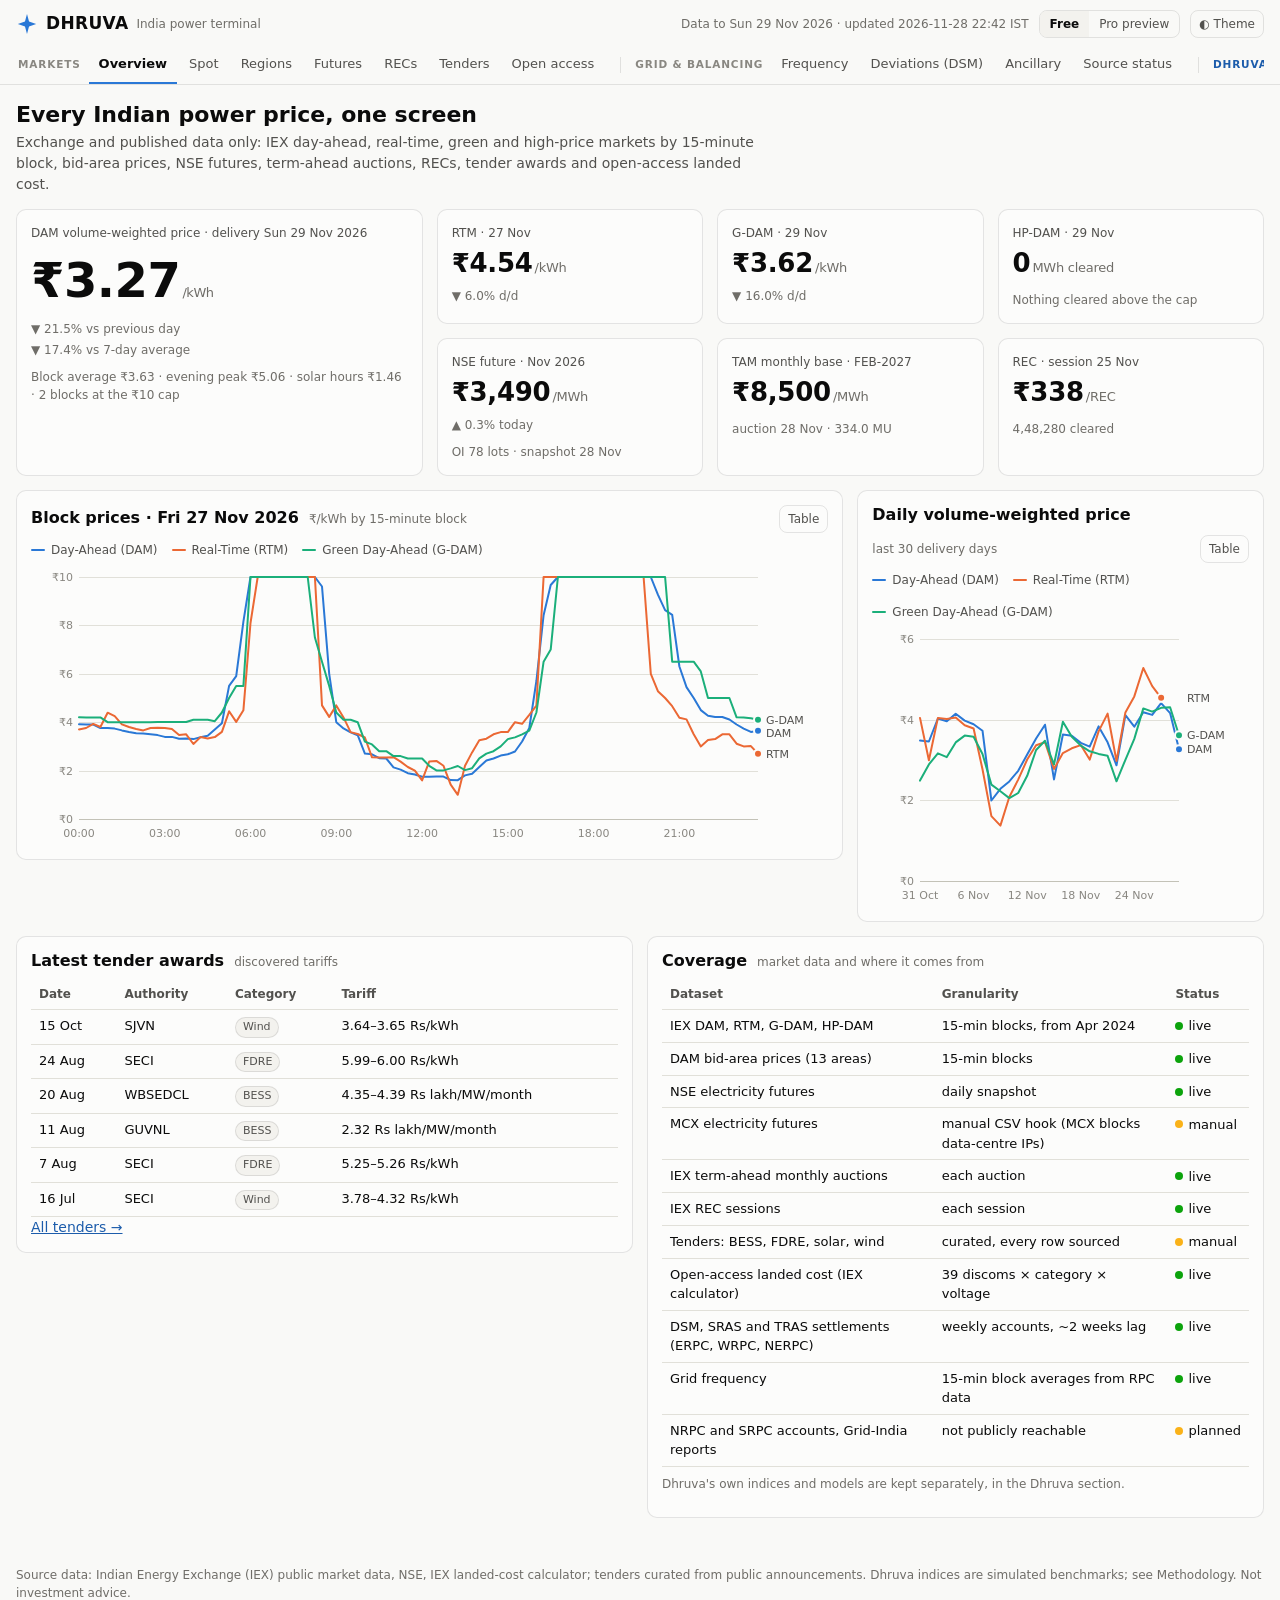
<file: site/index.html>
<!doctype html>
<html lang="en">
<head>
  <meta charset="utf-8">
  <meta name="viewport" content="width=device-width, initial-scale=1">
  <title>Dhruva Terminal</title>
  <meta name="description" content="Every Indian power price in one place: IEX DAM, RTM, G-DAM and HP-DAM by 15-minute block, futures against the month-to-date index, DSM, RECs, tenders, open-access landed cost, and the Dhruva BESS-IN battery revenue index.">
  <link rel="icon" href="data:image/svg+xml,%3Csvg xmlns='http://www.w3.org/2000/svg' viewBox='0 0 24 24'%3E%3Cpath fill='%232a78d6' d='M12 1l2.2 8.3L22 12l-7.8 2.7L12 23l-2.2-8.3L2 12l7.8-2.7z'/%3E%3C/svg%3E">
  <link rel="stylesheet" href="styles.css">
</head>
<body>
  <header class="top">
    <div class="top-inner">
      <div class="brand-row">
        <a class="brand" href="#overview" aria-label="Dhruva home">
          <svg viewBox="0 0 24 24" aria-hidden="true"><path fill="currentColor" d="M12 1l2.2 8.3L22 12l-7.8 2.7L12 23l-2.2-8.3L2 12l7.8-2.7z"/></svg>
          <b>DHRUVA</b><span>India power terminal</span>
        </a>
        <div class="status">
          <span id="asof"></span>
          <div class="seg" role="group" aria-label="Plan view">
            <button data-tier="free" aria-pressed="true">Free</button>
            <button data-tier="pro" aria-pressed="false">Pro preview</button>
          </div>
          <button class="iconbtn" id="theme" aria-label="Toggle light or dark theme">◐ Theme</button>
        </div>
      </div>
      <nav class="tabs" aria-label="Sections"></nav>
    </div>
  </header>
  <main><p class="empty">Loading…</p></main>
  <footer>
    Source data: Indian Energy Exchange (IEX) public market data, NSE, IEX landed-cost calculator; tenders curated from public announcements.
    Dhruva indices are simulated benchmarks; see Methodology. Not investment advice.
  </footer>
  <script type="module" src="js/app.js"></script>
</body>
</html>
</file>
<file: site/styles.css>
/* Dhruva Terminal. Colour roles follow the validated reference palette. */
:root {
  color-scheme: light;
  --page: #f9f9f7;
  --surface-1: #fcfcfb;
  --surface-2: #f3f2ee;
  --ink-1: #0b0b0b;
  --ink-2: #52514e;
  --ink-3: #6f6d68;
  --muted: #898781;
  --grid: #e1e0d9;
  --axis: #c3c2b7;
  --border: rgba(11, 11, 11, 0.10);
  --accent: #2a78d6;
  --accent-ink: #1c5cab;
  --up-good: #006300;
  --down-bad: #b42f2f;
  --s1: #2a78d6; --s2: #eb6834; --s3: #1baf7a; --s4: #eda100;
  --s5: #e87ba4; --s6: #008300; --s7: #6250d6; --s8: #e34948;
  --wash: rgba(42, 120, 214, 0.10);
  --good: #0ca30c; --warning: #fab219; --serious: #ec835a; --critical: #d03b3b;
  --seq-0: #cde2fb; --seq-1: #9ec5f4; --seq-2: #6da7ec; --seq-3: #3987e5;
  --seq-4: #256abf; --seq-5: #184f95; --seq-6: #0d366b;
  /* diverging: blue (receives) <- gray -> red (pays); same steps per arm */
  --div-n3: #184f95; --div-n2: #3987e5; --div-n1: #9ec5f4; --div-mid: #f0efec;
  --div-p1: #f2a9a8; --div-p2: #e34948; --div-p3: #9e2424;
  --radius: 10px;
  --font: system-ui, -apple-system, "Segoe UI", Roboto, sans-serif;
}
@media (prefers-color-scheme: dark) {
  :root:where(:not([data-theme="light"])) {
    color-scheme: dark;
    --page: #0d0d0d; --surface-1: #1a1a19; --surface-2: #232321;
    --ink-1: #f0efec; --ink-2: #c3c2b7; --ink-3: #a5a49b; --muted: #898781;
    --grid: #2c2c2a; --axis: #383835; --border: rgba(255, 255, 255, 0.10);
    --accent: #3987e5; --accent-ink: #86b6ef; --up-good: #0ca30c; --down-bad: #e66767;
    --s1: #3987e5; --s2: #d95926; --s3: #199e70; --s4: #c98500;
    --s5: #d55181; --s6: #008300; --s7: #9085e9; --s8: #e66767;
    --wash: rgba(57, 135, 229, 0.14);
    --seq-0: #184f95; --seq-1: #1c5cab; --seq-2: #256abf; --seq-3: #3987e5;
    --seq-4: #6da7ec; --seq-5: #9ec5f4; --seq-6: #cde2fb;
    --div-n3: #9ec5f4; --div-n2: #3987e5; --div-n1: #1c5cab; --div-mid: #383835;
    --div-p1: #8f2b2a; --div-p2: #e66767; --div-p3: #f4b0b0;
  }
}
:root[data-theme="dark"] {
  color-scheme: dark;
  --page: #0d0d0d; --surface-1: #1a1a19; --surface-2: #232321;
  --ink-1: #f0efec; --ink-2: #c3c2b7; --ink-3: #a5a49b; --muted: #898781;
  --grid: #2c2c2a; --axis: #383835; --border: rgba(255, 255, 255, 0.10);
  --accent: #3987e5; --accent-ink: #86b6ef; --up-good: #0ca30c; --down-bad: #e66767;
  --s1: #3987e5; --s2: #d95926; --s3: #199e70; --s4: #c98500;
  --s5: #d55181; --s6: #008300; --s7: #9085e9; --s8: #e66767;
  --wash: rgba(57, 135, 229, 0.14);
  --seq-0: #184f95; --seq-1: #1c5cab; --seq-2: #256abf; --seq-3: #3987e5;
  --seq-4: #6da7ec; --seq-5: #9ec5f4; --seq-6: #cde2fb;
  --div-n3: #9ec5f4; --div-n2: #3987e5; --div-n1: #1c5cab; --div-mid: #383835;
  --div-p1: #8f2b2a; --div-p2: #e66767; --div-p3: #f4b0b0;
}

* { box-sizing: border-box; }
html { -webkit-text-size-adjust: 100%; }
body {
  margin: 0; background: var(--page); color: var(--ink-1);
  font: 14px/1.5 var(--font);
}
a { color: var(--accent-ink); }
h1, h2, h3 { line-height: 1.25; margin: 0; }
h1 { font-size: 22px; font-weight: 650; }
h2 { font-size: 16px; font-weight: 620; }
h3 { font-size: 13px; font-weight: 600; color: var(--ink-2); text-transform: none; }
p { margin: 0 0 10px; }
.muted { color: var(--ink-3); }
.small { font-size: 12px; }
.num, table td.n, table th.n { font-variant-numeric: tabular-nums; text-align: right; }

/* ------------------------------------------------ shell */
body::before { content: ""; position: fixed; inset: 0 0 auto; height: env(safe-area-inset-top, 0px); z-index: 30; background: var(--page); }
.top {
  position: sticky; top: env(safe-area-inset-top, 0px); z-index: 20; background: var(--page);
  border-bottom: 1px solid var(--border);
}
.top-inner { max-width: 1320px; margin: 0 auto; padding-block: 10px 0; padding-left: max(16px, env(safe-area-inset-left, 0px)); padding-right: max(16px, env(safe-area-inset-right, 0px)); }
.brand-row { display: flex; align-items: center; gap: 12px; flex-wrap: wrap; }
.brand { display: flex; align-items: center; gap: 8px; text-decoration: none; color: var(--ink-1); }
.brand svg { width: 22px; height: 22px; color: var(--accent); }
.brand b { font-size: 17px; letter-spacing: 0.02em; }
.brand span { font-size: 12px; color: var(--ink-3); }
.status { margin-left: auto; display: flex; gap: 10px; align-items: center; flex-wrap: wrap; font-size: 12px; color: var(--ink-3); }
.seg { display: inline-flex; border: 1px solid var(--border); border-radius: 8px; overflow: hidden; }
.seg button {
  font: inherit; font-size: 12px; padding: 4px 10px; border: 0; background: transparent;
  color: var(--ink-2); cursor: pointer;
}
.seg button[aria-pressed="true"] { background: var(--surface-2); color: var(--ink-1); font-weight: 600; }
.iconbtn {
  font: inherit; font-size: 12px; border: 1px solid var(--border); background: transparent; color: var(--ink-2);
  border-radius: 8px; padding: 4px 8px; cursor: pointer;
}
nav.tabs { display: flex; gap: 2px; overflow-x: auto; scrollbar-width: none; margin-top: 8px; }
nav.tabs::-webkit-scrollbar { display: none; }
nav.tabs a {
  white-space: nowrap; padding: 8px 10px; font-size: 13px; color: var(--ink-2); text-decoration: none;
  border-bottom: 2px solid transparent;
}
nav.tabs a[aria-current="page"] { color: var(--ink-1); border-bottom-color: var(--accent); font-weight: 600; }
nav.tabs .navgroup {
  align-self: center; white-space: nowrap; font-size: 10.5px; font-weight: 650; letter-spacing: 0.08em; text-transform: uppercase;
  color: var(--muted); padding: 0 6px 0 2px;
}
nav.tabs .navgroup.sep { margin-left: 14px; padding-left: 14px; border-left: 1px solid var(--border); }
nav.tabs .navgroup.dhruva { color: var(--accent-ink); }
nav.tabs a.dhruva[aria-current="page"] { border-bottom-color: var(--s7); }
.dhruva-banner {
  display: flex; flex-wrap: wrap; align-items: center; gap: 8px; font-size: 12px; color: var(--ink-2);
  padding: 7px 10px; margin-bottom: 12px; border-radius: 8px; background: var(--surface-2); border: 1px solid var(--border);
}
.dhruva-chip {
  font-size: 10.5px; font-weight: 700; letter-spacing: 0.06em; text-transform: uppercase; color: var(--accent-ink);
  border: 1px solid var(--accent); border-radius: 4px; padding: 0 5px;
}
main { max-width: 1320px; margin: 0 auto; padding-block: 16px 48px; padding-left: max(16px, env(safe-area-inset-left, 0px)); padding-right: max(16px, env(safe-area-inset-right, 0px)); }
.page-head { display: flex; align-items: flex-end; gap: 16px; flex-wrap: wrap; margin-bottom: 14px; }
.page-head p { margin: 4px 0 0; color: var(--ink-2); max-width: 760px; }
.controls { display: flex; gap: 8px; flex-wrap: wrap; align-items: center; margin: 0 0 14px; }
.controls label { font-size: 12px; color: var(--ink-3); display: flex; gap: 6px; align-items: center; }
select, input[type="number"], input[type="date"] {
  font: inherit; font-size: 13px; color: var(--ink-1); background: var(--surface-1);
  border: 1px solid var(--border); border-radius: 8px; padding: 5px 8px;
}

/* ------------------------------------------------ layout */
.grid { display: grid; gap: 14px; grid-template-columns: repeat(12, 1fr); }
.c12 { grid-column: span 12; } .c8 { grid-column: span 8; } .c7 { grid-column: span 7; }
.c6 { grid-column: span 6; } .c5 { grid-column: span 5; } .c4 { grid-column: span 4; } .c3 { grid-column: span 3; }
@media (max-width: 980px) { .c8, .c7, .c6, .c5, .c4 { grid-column: span 12; } .c3 { grid-column: span 6; } }
@media (max-width: 520px) { .c3 { grid-column: span 12; } }
.card {
  background: var(--surface-1); border: 1px solid var(--border); border-radius: var(--radius);
  padding: 14px; min-width: 0;
}
.card-head { display: flex; align-items: baseline; gap: 10px; margin-bottom: 8px; flex-wrap: wrap; }
.card-head .sub { font-size: 12px; color: var(--ink-3); }
.card-head .actions { margin-left: auto; display: flex; gap: 6px; }
.note { font-size: 12px; color: var(--ink-3); margin-top: 8px; }

/* ------------------------------------------------ tiles */
.tile .label { font-size: 12px; color: var(--ink-2); }
.tile .value { font-size: 26px; font-weight: 620; margin: 2px 0; letter-spacing: -0.01em; }
.tile .value small { font-size: 13px; font-weight: 500; color: var(--ink-3); margin-left: 2px; }
.tile .delta { font-size: 12px; color: var(--ink-3); font-variant-numeric: tabular-nums; }
.delta .up { color: var(--up-good); } .delta .down { color: var(--down-bad); }
.hero .value { font-size: 48px; font-weight: 650; }

/* ------------------------------------------------ charts */
.chart { position: relative; width: 100%; }
.chart svg { display: block; overflow: visible; }
.chart text { fill: var(--muted); font-size: 11px; font-family: var(--font); }
.chart .tick text { font-variant-numeric: tabular-nums; }
.chart .gridline { stroke: var(--grid); stroke-width: 1; shape-rendering: crispEdges; }
.chart .baseline { stroke: var(--axis); stroke-width: 1; shape-rendering: crispEdges; }
.chart .endlabel { fill: var(--ink-2); font-size: 11px; }
.chart .reflabel { fill: var(--ink-2); font-size: 11px; }
.chart .crosshair { stroke: var(--axis); stroke-width: 1; }
.chart:focus-visible { outline: 2px solid var(--accent); outline-offset: 4px; border-radius: 6px; }
.legend { display: flex; gap: 14px; flex-wrap: wrap; font-size: 12px; color: var(--ink-2); margin-bottom: 6px; }
.legend .key { display: inline-flex; align-items: center; gap: 6px; }
.legend .line { width: 14px; height: 2px; border-radius: 2px; display: inline-block; }
.legend .rect { width: 10px; height: 10px; border-radius: 3px; display: inline-block; }
.tooltip {
  position: absolute; pointer-events: none; z-index: 5; min-width: 120px;
  background: var(--surface-1); border: 1px solid var(--border); border-radius: 8px;
  box-shadow: 0 4px 16px rgba(0, 0, 0, 0.12); padding: 8px 10px; font-size: 12px; color: var(--ink-2);
}
.tooltip .tt-title { color: var(--ink-3); margin-bottom: 4px; }
.tooltip .row { display: flex; align-items: center; gap: 6px; white-space: nowrap; }
.tooltip .row b { color: var(--ink-1); font-variant-numeric: tabular-nums; font-weight: 620; }
.tooltip .k { width: 12px; height: 2px; border-radius: 2px; display: inline-block; }
.scale { display: flex; align-items: center; gap: 6px; font-size: 11px; color: var(--ink-3); margin-top: 6px; }
.scale .bar { height: 8px; width: 160px; border-radius: 4px; }
canvas.heat { display: block; width: 100%; image-rendering: pixelated; border-radius: 4px; }

/* ------------------------------------------------ tables */
.tablewrap { overflow-x: auto; }
table { border-collapse: collapse; width: 100%; font-size: 13px; }
th, td { padding: 6px 8px; border-bottom: 1px solid var(--grid); text-align: left; vertical-align: top; }
th { font-weight: 600; color: var(--ink-2); font-size: 12px; position: sticky; top: 0; background: var(--surface-1); }
tbody tr:hover { background: var(--surface-2); }
.nowrap1 td:first-child { white-space: nowrap; }
.side-grid { display: grid; gap: 14px; grid-template-columns: repeat(3, 1fr); }
@media (max-width: 640px) { .side-grid { grid-template-columns: repeat(2, 1fr); } }
.tag {
  display: inline-block; font-size: 11px; padding: 1px 7px; border-radius: 999px; border: 1px solid var(--border);
  color: var(--ink-2); background: var(--surface-2); white-space: nowrap;
}
.status-dot { display: inline-flex; align-items: center; gap: 5px; }
.status-dot::before { content: ""; width: 8px; height: 8px; border-radius: 50%; background: var(--good); }
.status-dot.warn::before { background: var(--warning); }
.status-dot.bad::before { background: var(--critical); }
.status-dot.muted::before { background: var(--axis); }
.dhruva-banner.warn { border-color: var(--warning); }
.dhruva-chip.pub { color: var(--ink-2); border-color: var(--axis); }

/* ------------------------------------------------ gating */
.lock {
  border: 1px dashed var(--axis); border-radius: var(--radius); padding: 18px; text-align: center;
  color: var(--ink-2); background: var(--surface-2);
}
.lock b { color: var(--ink-1); display: block; margin-bottom: 4px; }
.btn {
  text-decoration: none; display: inline-block;
  font: inherit; font-size: 13px; border-radius: 8px; padding: 6px 12px; cursor: pointer;
  border: 1px solid var(--accent); background: var(--accent); color: #fff;
}
.btn.ghost { background: transparent; color: var(--accent-ink); }
.btn.small { font-size: 12px; padding: 3px 9px; }
.pro-badge { font-size: 10px; font-weight: 700; letter-spacing: 0.04em; color: var(--accent-ink); border: 1px solid var(--accent); border-radius: 4px; padding: 0 4px; margin-left: 4px; }

/* ------------------------------------------------ prose */
.prose { max-width: 820px; }
.prose h1 { font-size: 22px; margin: 4px 0 12px; }
.prose h2 { font-size: 17px; margin: 22px 0 8px; }
.prose h3 { font-size: 14px; margin: 18px 0 6px; color: var(--ink-1); }
.prose p, .prose li { color: var(--ink-1); }
.prose ul { padding-left: 20px; }
.prose code { background: var(--surface-2); padding: 1px 4px; border-radius: 4px; font-size: 12.5px; }
.prose pre { background: var(--surface-2); padding: 10px; border-radius: 8px; overflow-x: auto; }
.prose table { margin: 10px 0; }

.pricing { display: grid; grid-template-columns: repeat(3, 1fr); gap: 14px; }
@media (max-width: 900px) { .pricing { grid-template-columns: 1fr; } }
.plan h2 { margin-bottom: 2px; }
.plan .price { font-size: 26px; font-weight: 650; margin: 8px 0; }
.plan ul { padding-left: 18px; margin: 8px 0 14px; }
.plan li { margin: 3px 0; }
.plan.featured { border-color: var(--accent); }
footer { max-width: 1320px; margin: 0 auto; padding-block: 0 32px; padding-left: max(16px, env(safe-area-inset-left, 0px)); padding-right: max(16px, env(safe-area-inset-right, 0px)); font-size: 12px; color: var(--ink-3); }
.empty { color: var(--ink-3); padding: 24px 0; text-align: center; }
.wide table { min-width: 720px; }

/* Block-level drill-downs */
.linkbtn { background: none; border: 0; padding: 0; font: inherit; color: var(--accent-ink); cursor: pointer; text-align: left; }
.linkbtn:hover { text-decoration: underline; }
.linkbtn:focus-visible { outline: 2px solid var(--accent); outline-offset: 2px; border-radius: 2px; }
.minihead { font-size: 13px; font-weight: 600; color: var(--ink-2); margin: 16px 0 4px; }
.controls input[type="search"] { font: inherit; padding: 5px 8px; border: 1px solid var(--border); border-radius: 6px; background: var(--surface-1); color: var(--ink-1); min-width: 180px; }
</file>
